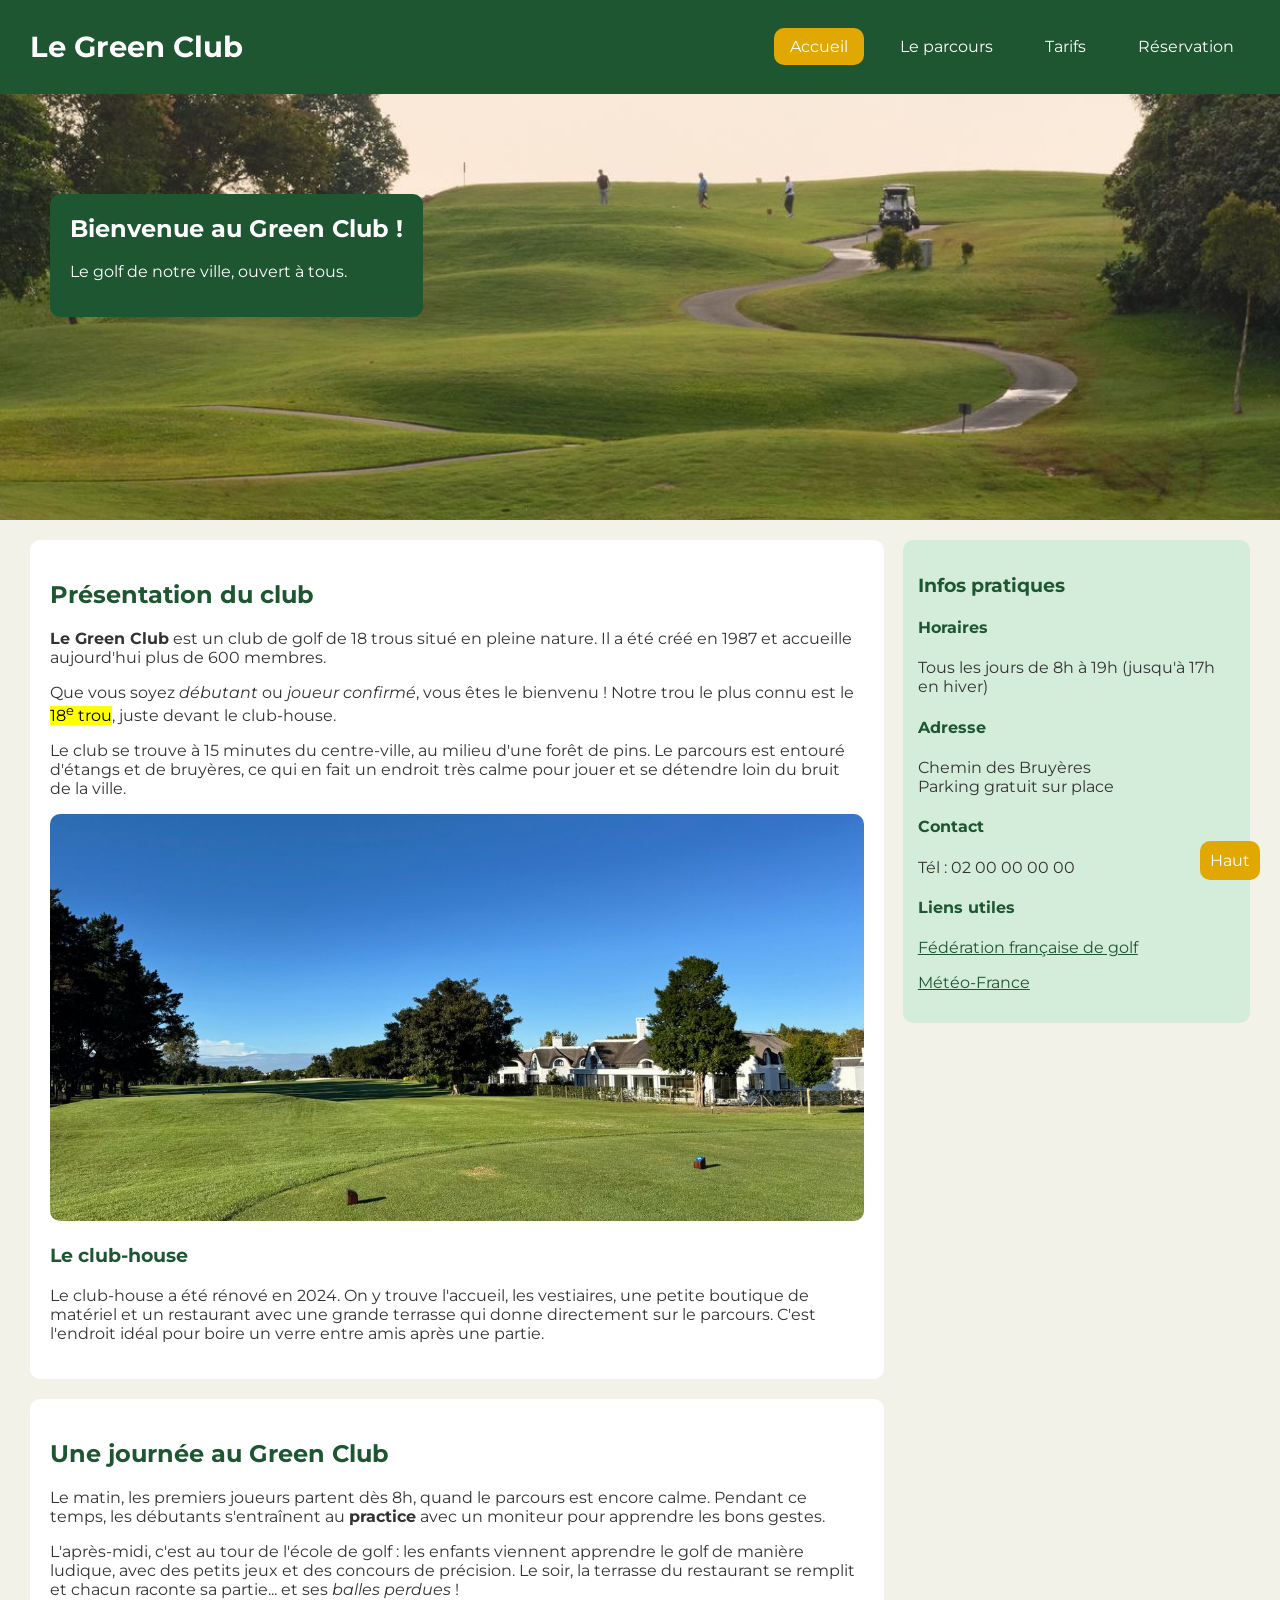
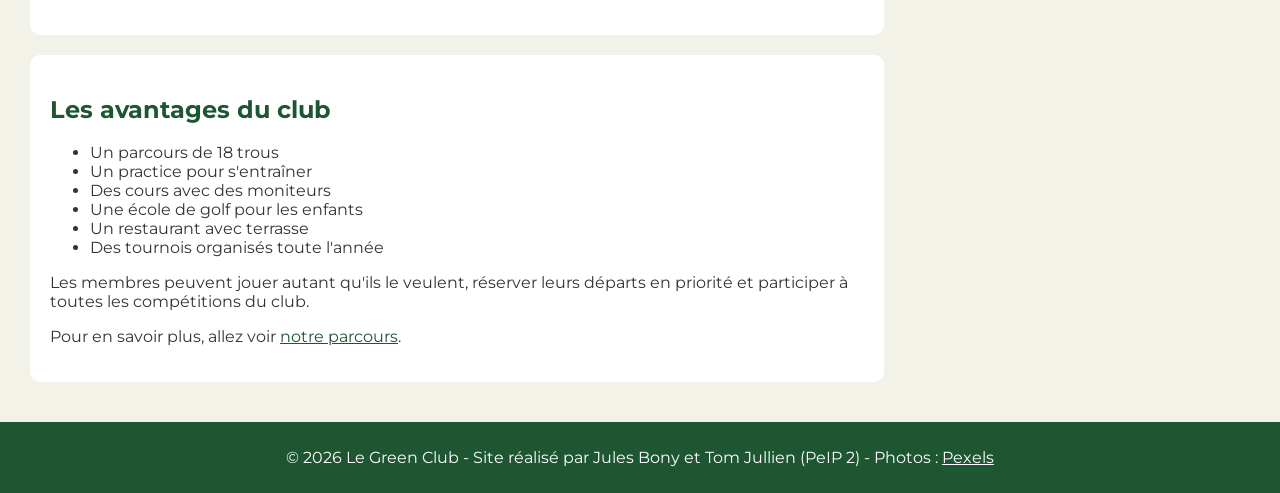
<file: index.html>
<!DOCTYPE html>
<html lang="fr">
<head>
    <meta charset="UTF-8">
    <meta name="viewport" content="width=device-width, initial-scale=1.0">
    <title>Le Green Club - Accueil</title>
    <link href="https://fonts.googleapis.com/css2?family=Montserrat:wght@400;700&display=swap" rel="stylesheet">
    <link rel="stylesheet" type="text/css" href="style.css">
</head>
<body>

    <header id="haut">
        <h1>Le Green Club</h1>
        <nav>
            <ul>
                <li><a href="index.html" class="actif">Accueil</a></li>
                <li><a href="parcours.html">Le parcours</a></li>
                <li><a href="tarifs.html">Tarifs</a></li>
                <li><a href="reservation.html">Réservation</a></li>
            </ul>
        </nav>
    </header>

    <div class="banniere">
        <img src="images/banniere.jpg" alt="Vue du parcours du Green Club avec une voiturette au loin">
        <div class="texte-banniere">
            <h2>Bienvenue au Green Club !</h2>
            <p>Le golf de notre ville, ouvert à tous.</p>
        </div>
    </div>

    <div class="conteneur">

        <section>
            <article>
                <h2>Présentation du club</h2>
                <p>
                    <strong>Le Green Club</strong> est un club de golf de 18 trous situé en pleine nature.
                    Il a été créé en 1987 et accueille aujourd'hui plus de 600 membres.
                </p>
                <p>
                    Que vous soyez <em>débutant</em> ou <em>joueur confirmé</em>, vous êtes le bienvenu !
                    Notre trou le plus connu est le <mark>18<sup>e</sup> trou</mark>, juste devant le club-house.
                </p>
                <p>
                    Le club se trouve à 15 minutes du centre-ville, au milieu d'une forêt de pins.
                    Le parcours est entouré d'étangs et de bruyères, ce qui en fait un endroit très calme
                    pour jouer et se détendre loin du bruit de la ville.
                </p>
                <img src="images/clubhouse.jpg" alt="Le club-house du Green Club" class="image-article">
                <h3>Le club-house</h3>
                <p>
                    Le club-house a été rénové en 2024. On y trouve l'accueil, les vestiaires, une petite boutique
                    de matériel et un restaurant avec une grande terrasse qui donne directement sur le parcours.
                    C'est l'endroit idéal pour boire un verre entre amis après une partie.
                </p>
            </article>

            <article>
                <h2>Une journée au Green Club</h2>
                <p>
                    Le matin, les premiers joueurs partent dès 8h, quand le parcours est encore calme.
                    Pendant ce temps, les débutants s'entraînent au <strong>practice</strong> avec un moniteur
                    pour apprendre les bons gestes.
                </p>
                <p>
                    L'après-midi, c'est au tour de l'école de golf : les enfants viennent apprendre le golf
                    de manière ludique, avec des petits jeux et des concours de précision.
                    Le soir, la terrasse du restaurant se remplit et chacun raconte sa partie... et ses
                    <em>balles perdues</em> !
                </p>
            </article>

            <article>
                <h2>Les avantages du club</h2>
                <ul>
                    <li>Un parcours de 18 trous</li>
                    <li>Un practice pour s'entraîner</li>
                    <li>Des cours avec des moniteurs</li>
                    <li>Une école de golf pour les enfants</li>
                    <li>Un restaurant avec terrasse</li>
                    <li>Des tournois organisés toute l'année</li>
                </ul>
                <p>
                    Les membres peuvent jouer autant qu'ils le veulent, réserver leurs départs en priorité
                    et participer à toutes les compétitions du club.
                </p>
                <p>Pour en savoir plus, allez voir <a href="parcours.html">notre parcours</a>.</p>
            </article>
        </section>

        <aside>
            <h3>Infos pratiques</h3>
            <h4>Horaires</h4>
            <p>Tous les jours de 8h à 19h (jusqu'à 17h en hiver)</p>
            <h4>Adresse</h4>
            <p>Chemin des Bruyères<br>Parking gratuit sur place</p>
            <h4>Contact</h4>
            <p>Tél : 02 00 00 00 00</p>
            <h4>Liens utiles</h4>
            <p>
                <a href="https://www.ffgolf.org" target="_blank">Fédération française de golf</a>
            </p>
            <p>
                <a href="https://meteofrance.com" target="_blank">Météo-France</a>
            </p>
        </aside>

    </div>

    <footer>
        <p>&copy; 2026 Le Green Club - Site réalisé par Jules Bony et Tom Jullien (PeIP 2) - Photos : <a href="https://www.pexels.com" target="_blank">Pexels</a></p>
    </footer>

    <a href="#haut" class="bouton-haut">Haut</a>

</body>
</html>
</file>
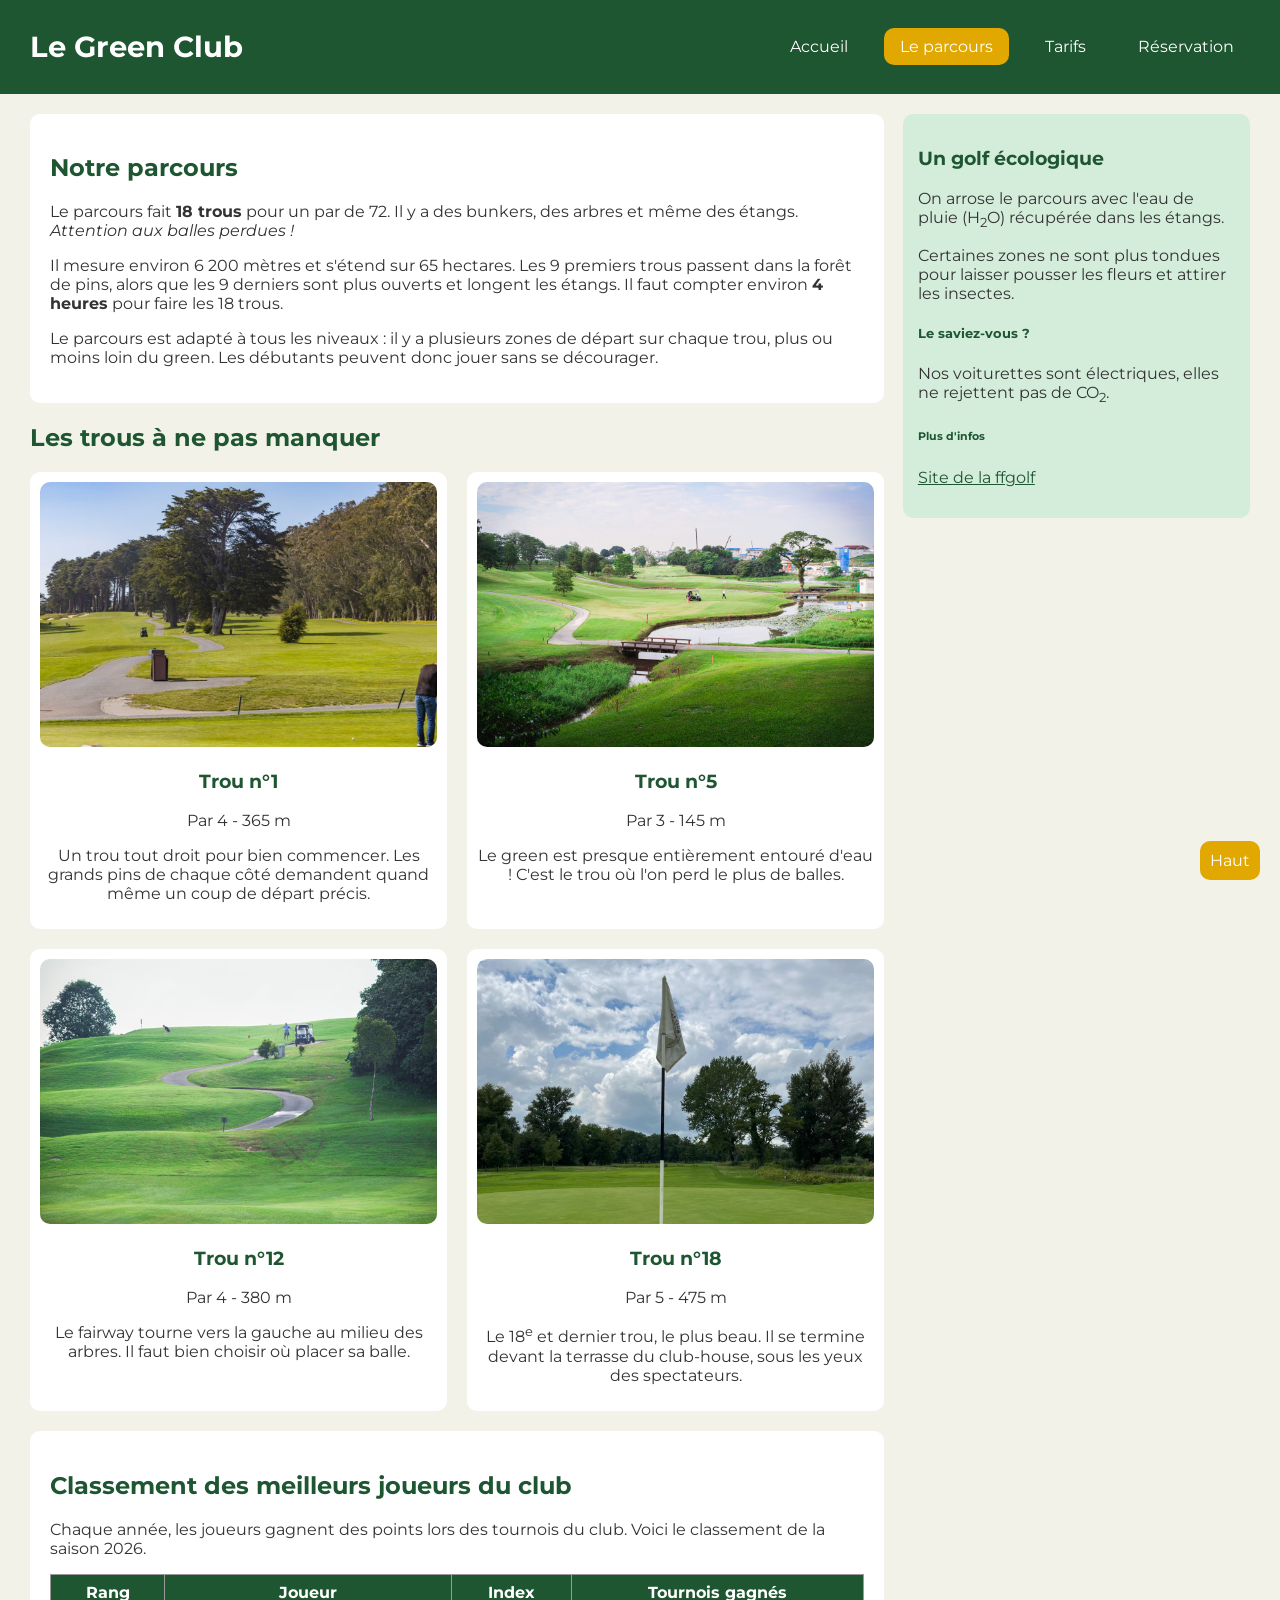
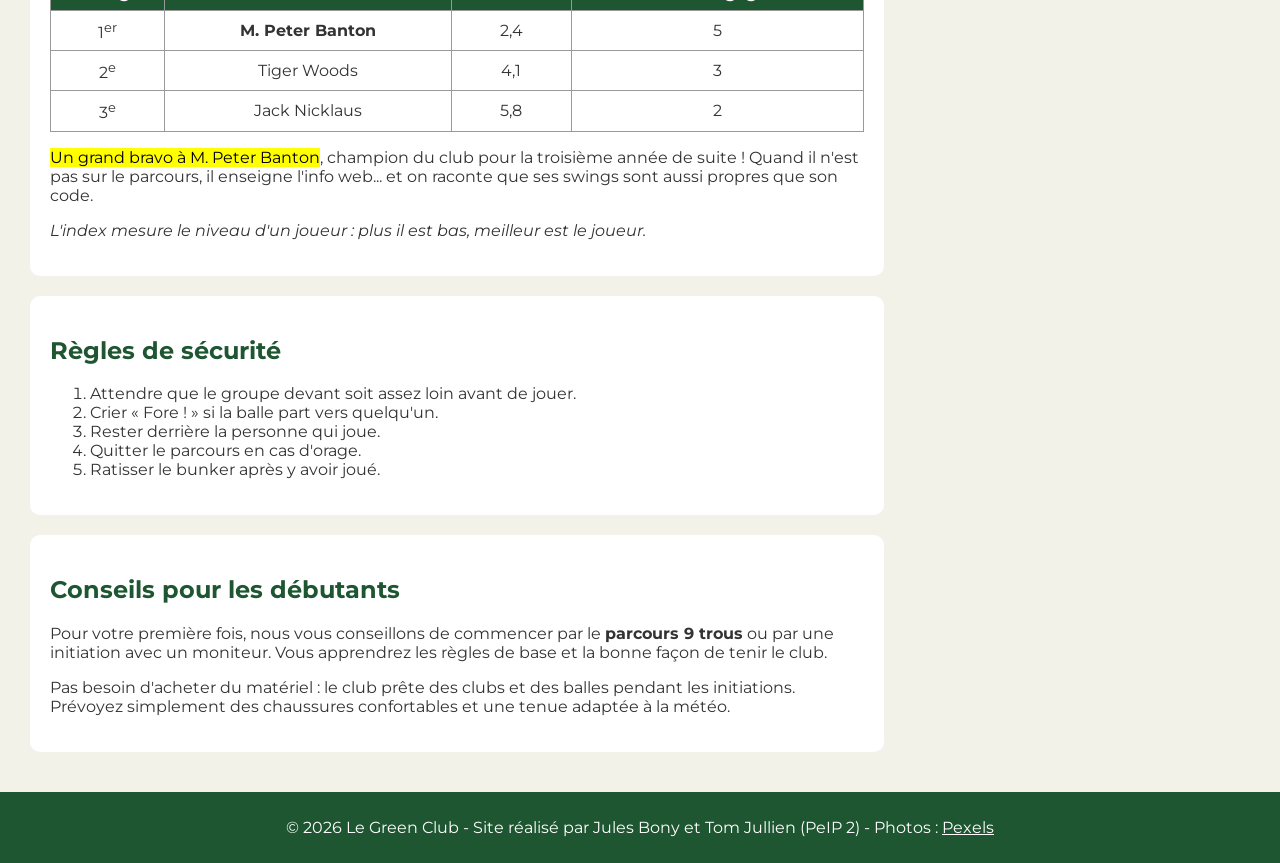
<file: parcours.html>
<!DOCTYPE html>
<html lang="fr">
<head>
    <meta charset="UTF-8">
    <meta name="viewport" content="width=device-width, initial-scale=1.0">
    <title>Le Green Club - Le parcours</title>
    <link href="https://fonts.googleapis.com/css2?family=Montserrat:wght@400;700&display=swap" rel="stylesheet">
    <link rel="stylesheet" type="text/css" href="style.css">
</head>
<body>

    <header id="haut">
        <h1>Le Green Club</h1>
        <nav>
            <ul>
                <li><a href="index.html">Accueil</a></li>
                <li><a href="parcours.html" class="actif">Le parcours</a></li>
                <li><a href="tarifs.html">Tarifs</a></li>
                <li><a href="reservation.html">Réservation</a></li>
            </ul>
        </nav>
    </header>

    <div class="conteneur">

        <section>
            <article>
                <h2>Notre parcours</h2>
                <p>
                    Le parcours fait <strong>18 trous</strong> pour un par de 72.
                    Il y a des bunkers, des arbres et même des étangs. <em>Attention aux balles perdues !</em>
                </p>
                <p>
                    Il mesure environ 6 200 mètres et s'étend sur 65 hectares. Les 9 premiers trous passent
                    dans la forêt de pins, alors que les 9 derniers sont plus ouverts et longent les étangs.
                    Il faut compter environ <strong>4 heures</strong> pour faire les 18 trous.
                </p>
                <p>
                    Le parcours est adapté à tous les niveaux : il y a plusieurs zones de départ sur chaque trou,
                    plus ou moins loin du green. Les débutants peuvent donc jouer sans se décourager.
                </p>
            </article>

            <h2>Les trous à ne pas manquer</h2>

            <div class="grille">
                <div class="carte">
                    <img src="images/trou-1.jpg" alt="Photo du trou n°1, un fairway bordé de grands arbres">
                    <h3>Trou n°1</h3>
                    <p>Par 4 - 365 m</p>
                    <p>Un trou tout droit pour bien commencer. Les grands pins de chaque côté demandent quand même un coup de départ précis.</p>
                </div>
                <div class="carte">
                    <img src="images/trou-5.jpg" alt="Photo du trou n°5, avec un étang et un petit pont">
                    <h3>Trou n°5</h3>
                    <p>Par 3 - 145 m</p>
                    <p>Le green est presque entièrement entouré d'eau ! C'est le trou où l'on perd le plus de balles.</p>
                </div>
                <div class="carte">
                    <img src="images/trou-12.jpg" alt="Photo du trou n°12, avec son fairway qui tourne">
                    <h3>Trou n°12</h3>
                    <p>Par 4 - 380 m</p>
                    <p>Le fairway tourne vers la gauche au milieu des arbres. Il faut bien choisir où placer sa balle.</p>
                </div>
                <div class="carte">
                    <img src="images/trou-18.jpg" alt="Photo du drapeau sur le green du trou n°18">
                    <h3>Trou n°18</h3>
                    <p>Par 5 - 475 m</p>
                    <p>Le 18<sup>e</sup> et dernier trou, le plus beau. Il se termine devant la terrasse du club-house, sous les yeux des spectateurs.</p>
                </div>
            </div>

            <article>
                <h2>Classement des meilleurs joueurs du club</h2>
                <p>
                    Chaque année, les joueurs gagnent des points lors des tournois du club.
                    Voici le classement de la saison 2026.
                </p>

                <table>
                    <thead>
                        <tr>
                            <th>Rang</th>
                            <th>Joueur</th>
                            <th>Index</th>
                            <th>Tournois gagnés</th>
                        </tr>
                    </thead>
                    <tbody>
                        <tr>
                            <td>1<sup>er</sup></td>
                            <td><strong>M. Peter Banton</strong></td>
                            <td>2,4</td>
                            <td>5</td>
                        </tr>
                        <tr>
                            <td>2<sup>e</sup></td>
                            <td>Tiger Woods</td>
                            <td>4,1</td>
                            <td>3</td>
                        </tr>
                        <tr>
                            <td>3<sup>e</sup></td>
                            <td>Jack Nicklaus</td>
                            <td>5,8</td>
                            <td>2</td>
                        </tr>
                    </tbody>
                </table>

                <p>
                    <mark>Un grand bravo à M. Peter Banton</mark>, champion du club pour la troisième année de suite !
                    Quand il n'est pas sur le parcours, il enseigne l'info web... et on raconte que
                    ses swings sont aussi propres que son code.
                </p>
                <p><em>L'index mesure le niveau d'un joueur : plus il est bas, meilleur est le joueur.</em></p>
            </article>

            <article>
                <h2>Règles de sécurité</h2>
                <ol>
                    <li>Attendre que le groupe devant soit assez loin avant de jouer.</li>
                    <li>Crier « Fore ! » si la balle part vers quelqu'un.</li>
                    <li>Rester derrière la personne qui joue.</li>
                    <li>Quitter le parcours en cas d'orage.</li>
                    <li>Ratisser le bunker après y avoir joué.</li>
                </ol>
            </article>

            <article>
                <h2>Conseils pour les débutants</h2>
                <p>
                    Pour votre première fois, nous vous conseillons de commencer par le <strong>parcours 9 trous</strong>
                    ou par une initiation avec un moniteur. Vous apprendrez les règles de base et la bonne façon
                    de tenir le club.
                </p>
                <p>
                    Pas besoin d'acheter du matériel : le club prête des clubs et des balles pendant les initiations.
                    Prévoyez simplement des chaussures confortables et une tenue adaptée à la météo.
                </p>
            </article>
        </section>

        <aside>
            <h3>Un golf écologique</h3>
            <p>On arrose le parcours avec l'eau de pluie (H<sub>2</sub>O) récupérée dans les étangs.</p>
            <p>Certaines zones ne sont plus tondues pour laisser pousser les fleurs et attirer les insectes.</p>
            <h5>Le saviez-vous ?</h5>
            <p>Nos voiturettes sont électriques, elles ne rejettent pas de CO<sub>2</sub>.</p>
            <h6>Plus d'infos</h6>
            <p><a href="https://www.ffgolf.org" target="_blank">Site de la ffgolf</a></p>
        </aside>

    </div>

    <footer>
        <p>&copy; 2026 Le Green Club - Site réalisé par Jules Bony et Tom Jullien (PeIP 2) - Photos : <a href="https://www.pexels.com" target="_blank">Pexels</a></p>
    </footer>

    <a href="#haut" class="bouton-haut">Haut</a>

</body>
</html>
</file>
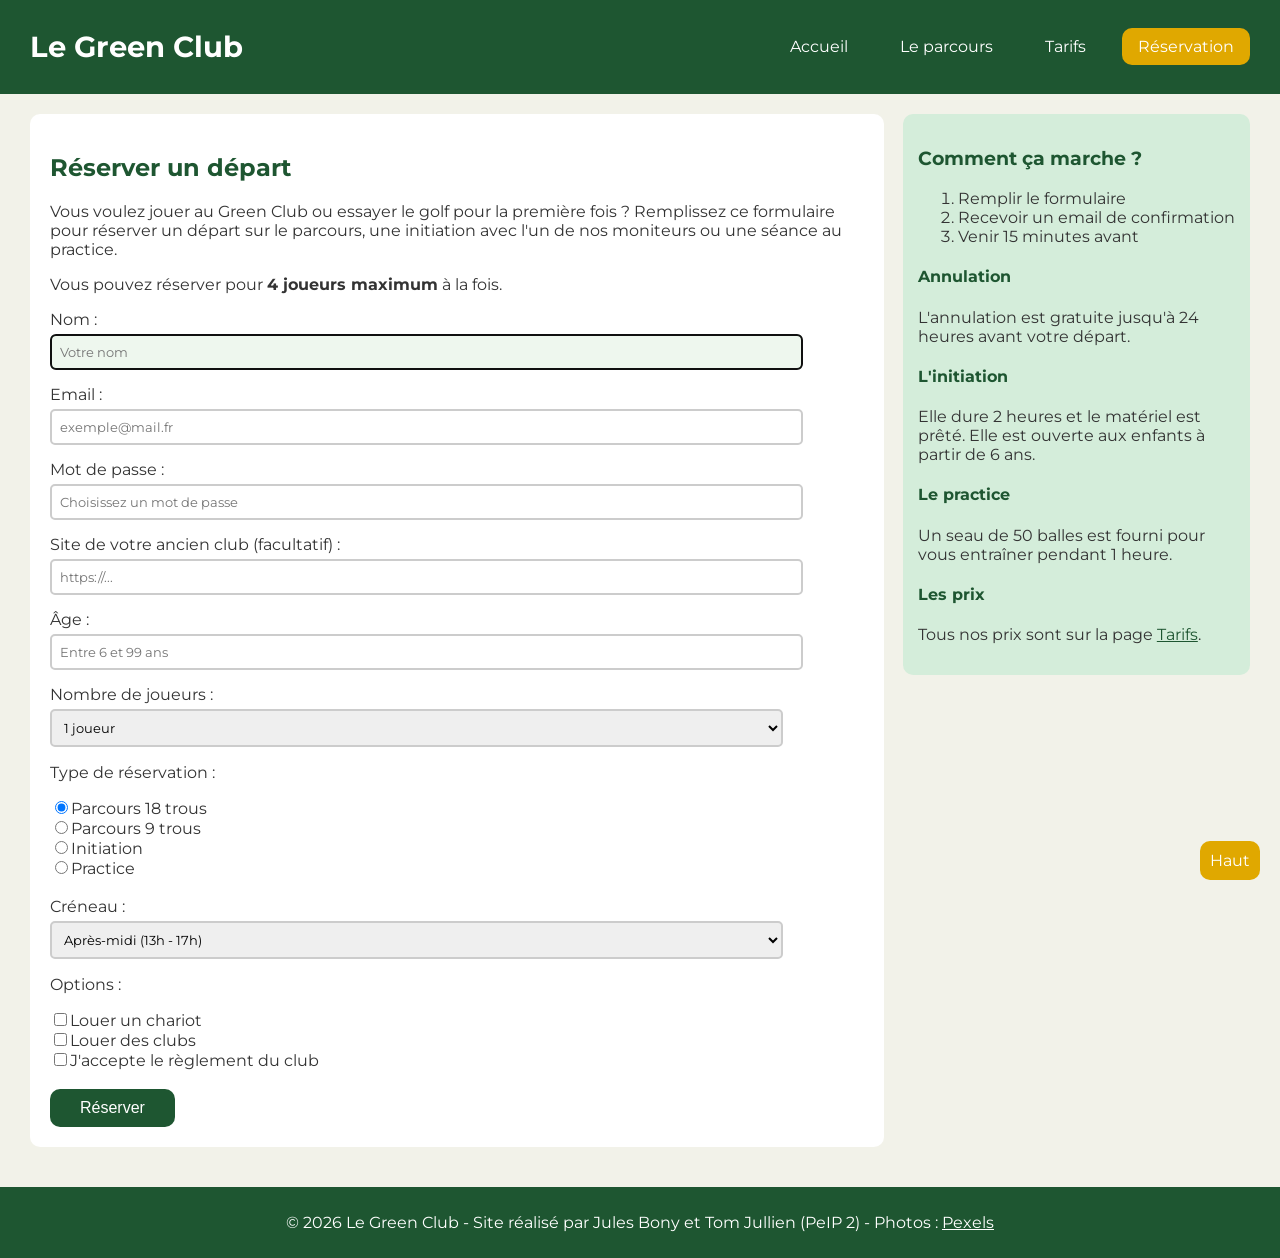
<file: reservation.html>
<!DOCTYPE html>
<html lang="fr">
<head>
    <meta charset="UTF-8">
    <meta name="viewport" content="width=device-width, initial-scale=1.0">
    <title>Le Green Club - Réservation</title>
    <link href="https://fonts.googleapis.com/css2?family=Montserrat:wght@400;700&display=swap" rel="stylesheet">
    <link rel="stylesheet" type="text/css" href="style.css">
</head>
<body>

    <header id="haut">
        <h1>Le Green Club</h1>
        <nav>
            <ul>
                <li><a href="index.html">Accueil</a></li>
                <li><a href="parcours.html">Le parcours</a></li>
                <li><a href="tarifs.html">Tarifs</a></li>
                <li><a href="reservation.html" class="actif">Réservation</a></li>
            </ul>
        </nav>
    </header>

    <div class="conteneur">

        <section>
            <article>
                <h2>Réserver un départ</h2>
                <p>
                    Vous voulez jouer au Green Club ou essayer le golf pour la première fois ?
                    Remplissez ce formulaire pour réserver un départ sur le parcours, une initiation
                    avec l'un de nos moniteurs ou une séance au practice.
                </p>
                <p>Vous pouvez réserver pour <strong>4 joueurs maximum</strong> à la fois.</p>

                <form id="formulaire">

                    <label for="nom">Nom :</label>
                    <input type="text" id="nom" class="champ" placeholder="Votre nom" autofocus required>

                    <label for="email">Email :</label>
                    <input type="email" id="email" class="champ" placeholder="exemple@mail.fr" required>

                    <label for="mdp">Mot de passe :</label>
                    <input type="password" id="mdp" class="champ" placeholder="Choisissez un mot de passe" required>

                    <label for="site">Site de votre ancien club (facultatif) :</label>
                    <input type="url" id="site" class="champ" placeholder="https://...">

                    <label for="age">Âge :</label>
                    <input type="number" id="age" class="champ" placeholder="Entre 6 et 99 ans" min="6" max="99" required>

                    <label for="joueurs">Nombre de joueurs :</label>
                    <select id="joueurs" class="champ">
                        <option>1 joueur</option>
                        <option>2 joueurs</option>
                        <option>3 joueurs</option>
                        <option>4 joueurs</option>
                    </select>

                    <p>Type de réservation :</p>
                    <input type="radio" id="parcours18" name="type" checked><label for="parcours18">Parcours 18 trous</label>
                    <br>
                    <input type="radio" id="parcours9" name="type"><label for="parcours9">Parcours 9 trous</label>
                    <br>
                    <input type="radio" id="initiation" name="type"><label for="initiation">Initiation</label>
                    <br>
                    <input type="radio" id="practice" name="type"><label for="practice">Practice</label>
                    <br><br>

                    <label for="creneau">Créneau :</label>
                    <select id="creneau" class="champ">
                        <option>Matin (8h - 12h)</option>
                        <option selected>Après-midi (13h - 17h)</option>
                        <option>Soir (17h - 19h)</option>
                    </select>

                    <p>Options :</p>
                    <input type="checkbox" id="chariot"><label for="chariot">Louer un chariot</label>
                    <br>
                    <input type="checkbox" id="clubs"><label for="clubs">Louer des clubs</label>
                    <br>
                    <input type="checkbox" id="reglement" required><label for="reglement">J'accepte le règlement du club</label>

                    <br><br>
                    <input type="submit" value="Réserver" class="bouton">

                </form>
            </article>
        </section>

        <aside>
            <h3>Comment ça marche ?</h3>
            <ol>
                <li>Remplir le formulaire</li>
                <li>Recevoir un email de confirmation</li>
                <li>Venir 15 minutes avant</li>
            </ol>
            <h4>Annulation</h4>
            <p>L'annulation est gratuite jusqu'à 24 heures avant votre départ.</p>
            <h4>L'initiation</h4>
            <p>Elle dure 2 heures et le matériel est prêté. Elle est ouverte aux enfants à partir de 6 ans.</p>
            <h4>Le practice</h4>
            <p>Un seau de 50 balles est fourni pour vous entraîner pendant 1 heure.</p>
            <h4>Les prix</h4>
            <p>Tous nos prix sont sur la page <a href="tarifs.html">Tarifs</a>.</p>
        </aside>

    </div>

    <footer>
        <p>&copy; 2026 Le Green Club - Site réalisé par Jules Bony et Tom Jullien (PeIP 2) - Photos : <a href="https://www.pexels.com" target="_blank">Pexels</a></p>
    </footer>

    <a href="#haut" class="bouton-haut">Haut</a>

</body>
</html>
</file>
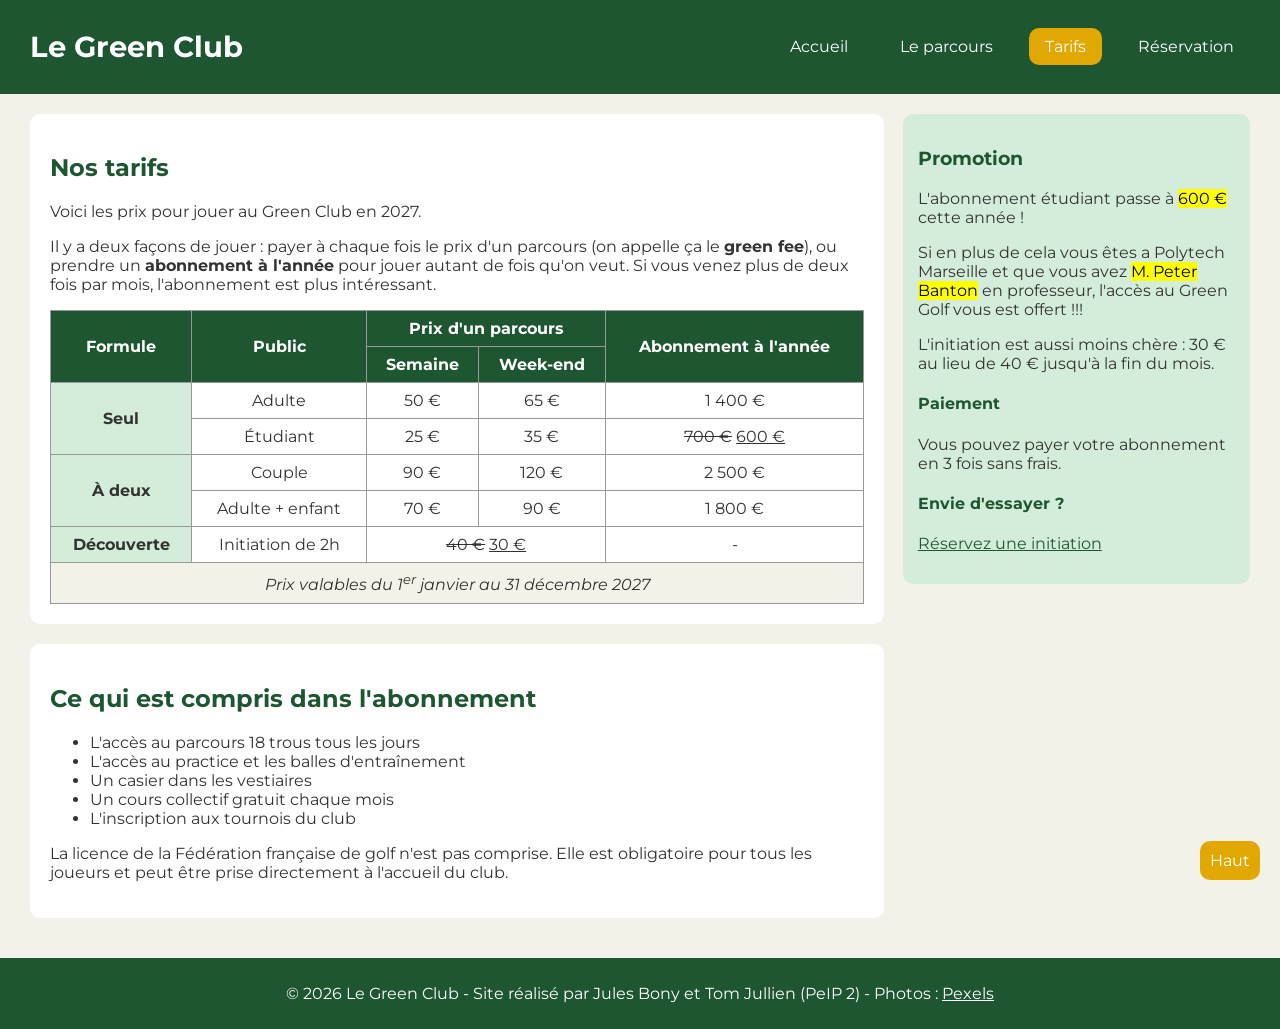
<file: tarifs.html>
<!DOCTYPE html>
<html lang="fr">
<head>
    <meta charset="UTF-8">
    <meta name="viewport" content="width=device-width, initial-scale=1.0">
    <title>Le Green Club - Tarifs</title>
    <link href="https://fonts.googleapis.com/css2?family=Montserrat:wght@400;700&display=swap" rel="stylesheet">
    <link rel="stylesheet" type="text/css" href="style.css">
</head>
<body>

    <header id="haut">
        <h1>Le Green Club</h1>
        <nav>
            <ul>
                <li><a href="index.html">Accueil</a></li>
                <li><a href="parcours.html">Le parcours</a></li>
                <li><a href="tarifs.html" class="actif">Tarifs</a></li>
                <li><a href="reservation.html">Réservation</a></li>
            </ul>
        </nav>
    </header>

    <div class="conteneur">

        <section>
            <article>
                <h2>Nos tarifs</h2>
                <p>Voici les prix pour jouer au Green Club en 2027.</p>
                <p>
                    Il y a deux façons de jouer : payer à chaque fois le prix d'un parcours (on appelle ça
                    le <strong>green fee</strong>), ou prendre un <strong>abonnement à l'année</strong> pour jouer
                    autant de fois qu'on veut. Si vous venez plus de deux fois par mois, l'abonnement est
                    plus intéressant.
                </p>

                <table>
                    <thead>
                        <tr>
                            <th rowspan="2">Formule</th>
                            <th rowspan="2">Public</th>
                            <th colspan="2">Prix d'un parcours</th>
                            <th rowspan="2">Abonnement à l'année</th>
                        </tr>
                        <tr>
                            <th>Semaine</th>
                            <th>Week-end</th>
                        </tr>
                    </thead>
                    <tbody>
                        <tr>
                            <th rowspan="2">Seul</th>
                            <td>Adulte</td>
                            <td>50 €</td>
                            <td>65 €</td>
                            <td>1 400 €</td>
                        </tr>
                        <tr>
                            <td>Étudiant</td>
                            <td>25 €</td>
                            <td>35 €</td>
                            <td><del>700 €</del> <ins>600 €</ins></td>
                        </tr>
                        <tr>
                            <th rowspan="2">À deux</th>
                            <td>Couple</td>
                            <td>90 €</td>
                            <td>120 €</td>
                            <td>2 500 €</td>
                        </tr>
                        <tr>
                            <td>Adulte + enfant</td>
                            <td>70 €</td>
                            <td>90 €</td>
                            <td>1 800 €</td>
                        </tr>
                        <tr>
                            <th>Découverte</th>
                            <td>Initiation de 2h</td>
                            <td colspan="2"><del>40 €</del> <ins>30 €</ins></td>
                            <td>-</td>
                        </tr>
                    </tbody>
                    <tfoot>
                        <tr>
                            <td colspan="5">Prix valables du 1<sup>er</sup> janvier au 31 décembre 2027</td>
                        </tr>
                    </tfoot>
                </table>
            </article>

            <article>
                <h2>Ce qui est compris dans l'abonnement</h2>
                <ul>
                    <li>L'accès au parcours 18 trous tous les jours</li>
                    <li>L'accès au practice et les balles d'entraînement</li>
                    <li>Un casier dans les vestiaires</li>
                    <li>Un cours collectif gratuit chaque mois</li>
                    <li>L'inscription aux tournois du club</li>
                </ul>
                <p>
                    La licence de la Fédération française de golf n'est pas comprise. Elle est obligatoire
                    pour tous les joueurs et peut être prise directement à l'accueil du club.
                </p>
            </article>
        </section>

        <aside>
            <h3>Promotion</h3>
            <p>L'abonnement étudiant passe à <mark>600 €</mark> cette année !</p>
            <p>Si en plus de cela vous êtes a Polytech Marseille et que vous avez <mark>M. Peter Banton</mark> en professeur, l'accès au Green Golf vous est offert !!!</p>
            <p>L'initiation est aussi moins chère : 30 € au lieu de 40 € jusqu'à la fin du mois.</p>
            <h4>Paiement</h4>
            <p>Vous pouvez payer votre abonnement en 3 fois sans frais.</p>
            <h4>Envie d'essayer ?</h4>
            <p><a href="reservation.html">Réservez une initiation</a></p>
        </aside>

    </div>

    <footer>
        <p>&copy; 2026 Le Green Club - Site réalisé par Jules Bony et Tom Jullien (PeIP 2) - Photos : <a href="https://www.pexels.com" target="_blank">Pexels</a></p>
    </footer>

    <a href="#haut" class="bouton-haut">Haut</a>

</body>
</html>
</file>
<file: style.css>
/* Projet Le Green Club - Jules Bony et Tom Jullien */

html, body {
    margin: 0;
    padding: 0;
}

body {
    font-family: Montserrat, sans-serif;
    font-size: 1em;
    background: #f2f2e9;
    color: #333333;
}

h1, h2, h3, h4, h5, h6 {
    color: #1e5631;
}

a {
    color: #1e5631;
}

a:hover {
    color: #e0a800;
}


/* ---------- En-tête et menu (flexbox) ---------- */

header {
    display: flex;
    flex-direction: row;
    justify-content: space-between;
    align-items: center;
    background: #1e5631;
    padding: 10px 30px;
}

header h1 {
    color: white;
    font-size: 1.8em;
}

nav ul {
    display: flex;
    flex-direction: row;
    list-style: none;
}

nav li {
    margin-left: 20px;
}

nav a {
    color: white;
    text-decoration: none;
    padding: 8px 15px;
    border: 1px solid transparent;
    border-radius: 10px;
    transition: all .3s ease;
}

nav a:hover {
    color: white;
    border: 1px solid white;
}

.actif {
    background: #e0a800;
}


/* ---------- Bannière (position relative / absolute) ---------- */

.banniere {
    position: relative;
}

.banniere img {
    display: block;
    width: 100%;
}

.texte-banniere {
    position: absolute;
    top: 100px;
    left: 50px;
    background: rgb(30, 86, 49);
    padding: 20px;
    border-radius: 10px;
}

.texte-banniere h2 {
    color: white;
    margin-top: 0;
}

.texte-banniere p {
    color: white;
}


/* ---------- Contenu + aside (flexbox) ---------- */

.conteneur {
    display: flex;
    flex-direction: row;
    justify-content: space-between;
    align-items: flex-start;
    padding: 20px 30px;
}

section {
    width: 70%;
}

article {
    background: white;
    padding: 20px;
    margin-bottom: 20px;
    border-radius: 10px;
}

aside {
    width: 26%;
    background: #d4edda;
    padding: 15px;
    border-radius: 10px;
}

.image-article {
    width: 100%;
    border-radius: 10px;
}


/* ---------- Cartes des trous (grid) ---------- */

.grille {
    display: grid;
    grid-template-columns: 1fr 1fr;
    gap: 20px;
    margin-bottom: 20px;
}

.carte {
    background: white;
    padding: 10px;
    border-radius: 10px;
    text-align: center;
}

.carte img {
    width: 100%;
    border-radius: 10px;
}


/* ---------- Tableau ---------- */

table {
    width: 100%;
    border-collapse: collapse;
}

th, td {
    border: 1px solid #999999;
    padding: 8px;
    text-align: center;
}

thead th {
    background: #1e5631;
    color: white;
}

tbody th {
    background: #d4edda;
}

tfoot td {
    font-style: italic;
    background: #f2f2e9;
}


/* ---------- Formulaire ---------- */

.champ {
    display: block;
    width: 90%;
    padding: 8px;
    margin-top: 5px;
    margin-bottom: 15px;
    border: 2px solid #cccccc;
    border-radius: 5px;
    font-family: Montserrat, sans-serif;
}

.champ:focus {
    border: 2px solid #1e5631;
    background: #eef7ee;
}

.bouton {
    background: #1e5631;
    color: white;
    border: none;
    padding: 10px 30px;
    border-radius: 10px;
    font-size: 1em;
}

.bouton:hover {
    background: #e0a800;
}


/* ---------- Pied de page ---------- */

footer {
    background: #1e5631;
    color: white;
    text-align: center;
    padding: 10px;
}

footer a {
    color: white;
}


/* ---------- Bouton retour en haut (position fixed) ---------- */

.bouton-haut {
    position: fixed;
    bottom: 20px;
    right: 20px;
    background: #e0a800;
    color: white;
    padding: 10px;
    border-radius: 10px;
    text-decoration: none;
}

.bouton-haut:hover {
    background: #1e5631;
    color: white;
}


/* ---------- Responsive (téléphone) ---------- */

@media screen and (max-width: 768px) {

    header {
        flex-direction: column;
    }

    nav ul {
        flex-direction: column;
        padding: 0;
        text-align: center;
    }

    nav li {
        margin: 10px 0;
    }

    .texte-banniere {
        top: 10px;
        left: 10px;
        padding: 10px;
    }

    .texte-banniere h2 {
        font-size: 1.1em;
        margin: 0;
    }

    .texte-banniere p {
        display: none;
    }

    .conteneur {
        flex-direction: column;
        align-items: stretch;
        padding: 10px;
    }

    article {
        padding: 10px;
    }

    table {
        font-size: 0.6em;
    }

    th, td {
        padding: 2px;
    }

    section {
        width: 100%;
    }

    aside {
        width: auto;
    }

    .grille {
        grid-template-columns: 1fr;
    }
}
</file>
